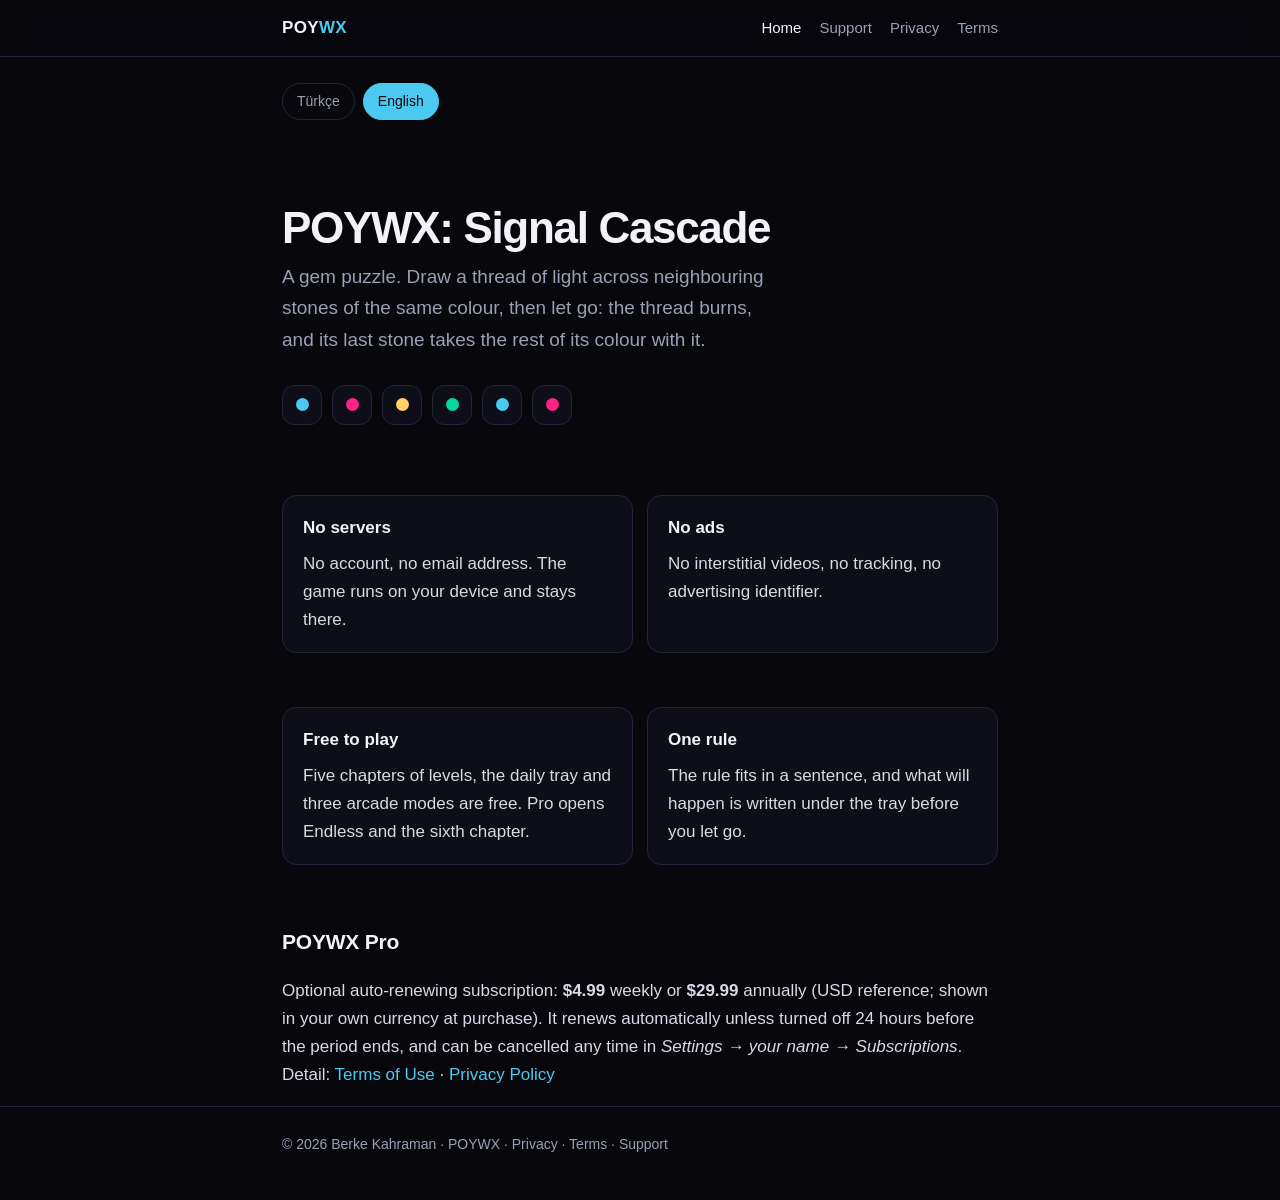
<file: index.html>
<!DOCTYPE html>
<html lang="en">
<head>
<meta charset="utf-8">
<meta name="viewport" content="width=device-width, initial-scale=1">
<title>POYWX: Signal Cascade — thread the gems, watch the colour go</title>
<meta name="description" content="POYWX: Signal Cascade is a gem puzzle for iPhone and iPad. Draw a thread of light across matching stones; the last one takes its whole colour with it. 50 levels, a daily tray everyone shares, and no account, no server, no tracking.">
<link rel="canonical" href="https://berkemd.github.io/poywx/">
<meta name="theme-color" content="#07070c">
<meta property="og:type" content="website">
<meta property="og:site_name" content="POYWX: Signal Cascade">
<meta property="og:title" content="POYWX: Signal Cascade — thread the gems, watch the colour go">
<meta property="og:url" content="https://berkemd.github.io/poywx/">
<meta property="og:description" content="POYWX: Signal Cascade is a gem puzzle for iPhone and iPad. Draw a thread of light across matching stones; the last one takes its whole colour with it. 50 levels, a daily tray everyone shares, and no account, no server, no tracking.">
<meta name="twitter:card" content="summary">
<meta name="twitter:title" content="POYWX: Signal Cascade — thread the gems, watch the colour go">
<meta name="twitter:description" content="POYWX: Signal Cascade is a gem puzzle for iPhone and iPad. Draw a thread of light across matching stones; the last one takes its whole colour with it. 50 levels, a daily tray everyone shares, and no account, no server, no tracking.">
<link rel="stylesheet" href="ortak.css">
<style>
  .hero { padding: 56px 0 18px; }
  .hero h1 { font-size: 44px; letter-spacing: -.03em; }
  .hero .lede { max-width: 46ch; }
  .nodes { display: flex; gap: 10px; margin: 30px 0 6px; flex-wrap: wrap; }
  .node {
    width: 40px; height: 40px; border-radius: 12px;
    border: 1px solid var(--line); background: var(--bg-2);
    display: grid; place-items: center;
  }
  .dot { width: 13px; height: 13px; border-radius: 50%; }
  .grid2 { display: grid; gap: 14px; grid-template-columns: 1fr 1fr; margin: 26px 0; }
  @media (max-width: 560px) { .grid2 { grid-template-columns: 1fr; } .hero h1 { font-size: 32px; } }
</style>
</head>
<body>

<header class="site">
  <div class="wrap">
    <a class="brand" href="index.html">POY<span>WX</span></a>
    <nav>
      <a href="index.html" aria-current="page">Home</a>
      <a href="support.html">Support</a>
      <a href="privacy.html">Privacy</a>
      <a href="terms.html">Terms</a>
    </nav>
  </div>
</header>

<main class="wrap">
  <input class="langradio" type="radio" name="lang" id="tr">
  <input class="langradio" type="radio" name="lang" id="en" checked>

  <div class="langsw" style="margin-top:26px">
    <label for="tr">Türkçe</label>
    <label for="en">English</label>
  </div>

  <!-- ================= TÜRKÇE ================= -->
  <div class="lang lang-tr">
    <section class="hero">
      <h1>POYWX: Signal Cascade</h1>
      <p class="lede">Bir mücevher bulmacası. Aynı renkteki komşu taşların üstünden
      bir ışık ipi çek, sonra bırak: ip yanar ve son taş kendi renginin
      kalanını da götürür.</p>

      <div class="nodes" aria-hidden="true">
        <div class="node"><span class="dot" style="background:var(--a)"></span></div>
        <div class="node"><span class="dot" style="background:var(--b)"></span></div>
        <div class="node"><span class="dot" style="background:var(--c)"></span></div>
        <div class="node"><span class="dot" style="background:var(--ok)"></span></div>
        <div class="node"><span class="dot" style="background:var(--a)"></span></div>
        <div class="node"><span class="dot" style="background:var(--b)"></span></div>
      </div>
    </section>

    <div class="grid2">
      <div class="card">
        <h3>Sunucu yok</h3>
        <p style="margin:0">Hesap açmazsın, e-posta vermezsin. Oyun cihazında
        çalışır ve orada kalır.</p>
      </div>
      <div class="card">
        <h3>Reklam yok</h3>
        <p style="margin:0">Araya giren video yok, izleme yok, reklam kimliği
        yok.</p>
      </div>
      <div class="card">
        <h3>Ücretsiz oynanır</h3>
        <p style="margin:0">Seviyelerin beş bölümü, günlük tepsi ve üç arcade
        modu ücretsizdir. Pro, Endless modunu ve altıncı bölümü açar.</p>
      </div>
      <div class="card">
        <h3>Tek kural</h3>
        <p style="margin:0">Kural bir cümlede anlatılır; ne olacağı, sen
        bırakmadan önce tepsinin altında yazar.</p>
      </div>
    </div>

    <h2>POYWX Pro</h2>
    <p>İsteğe bağlı, otomatik yenilenen abonelik: haftalık <strong>4,99 $</strong>,
    yıllık <strong>29,99 $</strong> (ABD doları referans; satın alma ekranında
    kendi para biriminde gösterilir). Dönem bitiminden 24 saat önce
    kapatılmazsa kendiliğinden yenilenir; <em>Ayarlar → adınız →
    Abonelikler</em>'den her an iptal edilir.
    Ayrıntı: <a href="terms.html">Kullanım Koşulları</a> ·
    <a href="privacy.html">Gizlilik Politikası</a></p>
  </div>

  <!-- ================= ENGLISH ================= -->
  <div class="lang lang-en">
    <section class="hero">
      <h1>POYWX: Signal Cascade</h1>
      <p class="lede">A gem puzzle. Draw a thread of light across neighbouring
      stones of the same colour, then let go: the thread burns, and its last
      stone takes the rest of its colour with it.</p>

      <div class="nodes" aria-hidden="true">
        <div class="node"><span class="dot" style="background:var(--a)"></span></div>
        <div class="node"><span class="dot" style="background:var(--b)"></span></div>
        <div class="node"><span class="dot" style="background:var(--c)"></span></div>
        <div class="node"><span class="dot" style="background:var(--ok)"></span></div>
        <div class="node"><span class="dot" style="background:var(--a)"></span></div>
        <div class="node"><span class="dot" style="background:var(--b)"></span></div>
      </div>
    </section>

    <div class="grid2">
      <div class="card">
        <h3>No servers</h3>
        <p style="margin:0">No account, no email address. The game runs on your
        device and stays there.</p>
      </div>
      <div class="card">
        <h3>No ads</h3>
        <p style="margin:0">No interstitial videos, no tracking, no advertising
        identifier.</p>
      </div>
      <div class="card">
        <h3>Free to play</h3>
        <p style="margin:0">Five chapters of levels, the daily tray and three
        arcade modes are free. Pro opens Endless and the sixth chapter.</p>
      </div>
      <div class="card">
        <h3>One rule</h3>
        <p style="margin:0">The rule fits in a sentence, and what will happen
        is written under the tray before you let go.</p>
      </div>
    </div>

    <h2>POYWX Pro</h2>
    <p>Optional auto-renewing subscription: <strong>$4.99</strong> weekly or
    <strong>$29.99</strong> annually (USD reference; shown in your own currency
    at purchase). It renews automatically unless turned off 24 hours before the
    period ends, and can be cancelled any time in <em>Settings → your name →
    Subscriptions</em>.
    Detail: <a href="terms.html">Terms of Use</a> ·
    <a href="privacy.html">Privacy Policy</a></p>
  </div>
</main>

<footer class="site">
  <div class="wrap">
    © 2026 Berke Kahraman ·
    <a href="index.html">POYWX</a> ·
    <a href="privacy.html">Privacy</a> ·
    <a href="terms.html">Terms</a> ·
    <a href="support.html">Support</a>
  </div>
</footer>

</body>
</html>
</file>
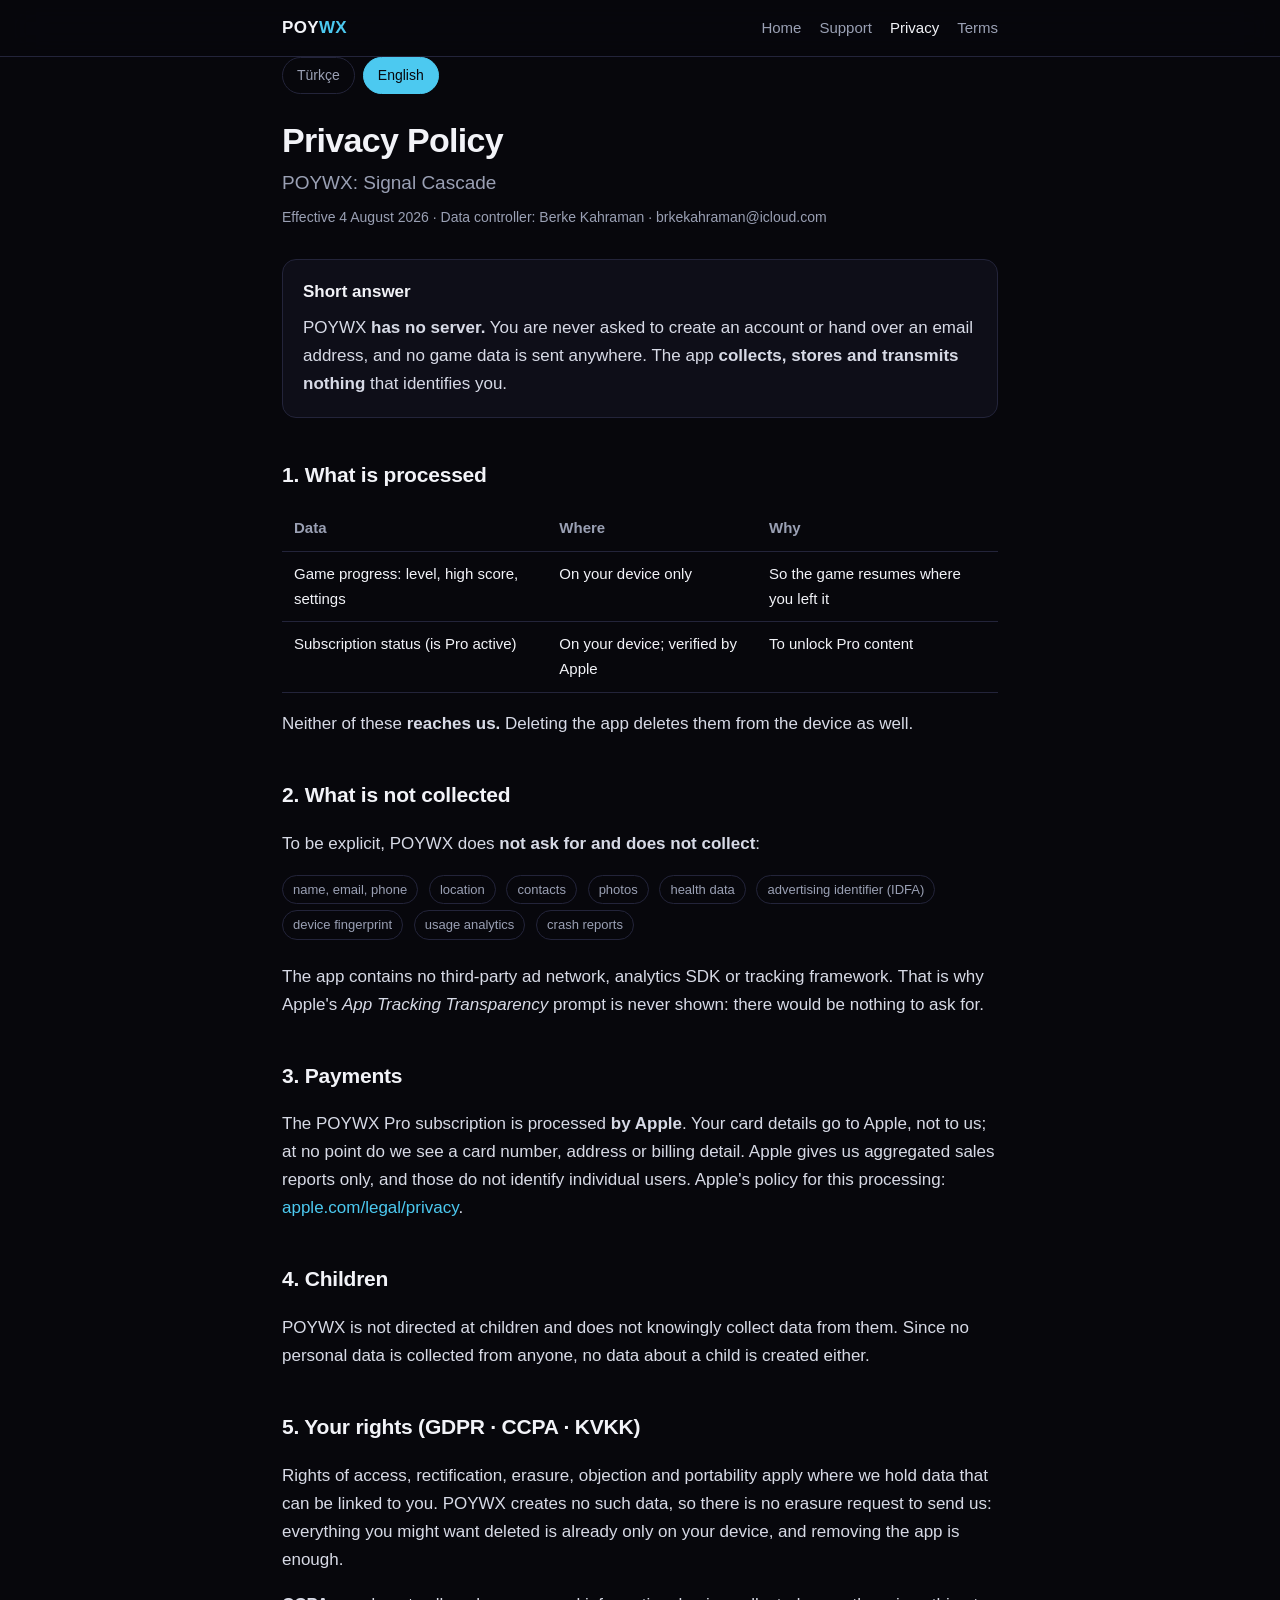
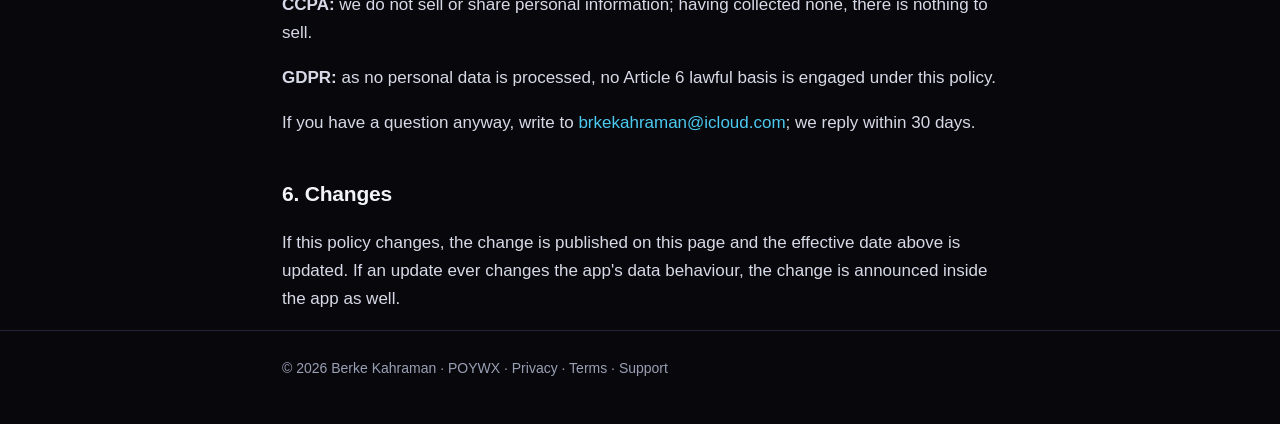
<file: privacy.html>
<!DOCTYPE html>
<html lang="en">
<head>
<meta charset="utf-8">
<meta name="viewport" content="width=device-width, initial-scale=1">
<title>Privacy Policy — POYWX: Signal Cascade</title>
<meta name="description" content="POYWX: Signal Cascade privacy policy. The game has no account, no server and no analytics; nothing you do leaves your device.">
<link rel="canonical" href="https://berkemd.github.io/poywx/privacy.html">
<meta name="theme-color" content="#07070c">
<meta property="og:type" content="website">
<meta property="og:site_name" content="Privacy Policy">
<meta property="og:title" content="Privacy Policy — POYWX: Signal Cascade">
<meta property="og:url" content="https://berkemd.github.io/poywx/privacy.html">
<meta property="og:description" content="POYWX: Signal Cascade privacy policy. The game has no account, no server and no analytics; nothing you do leaves your device.">
<meta name="twitter:card" content="summary">
<meta name="twitter:title" content="Privacy Policy — POYWX: Signal Cascade">
<meta name="twitter:description" content="POYWX: Signal Cascade privacy policy. The game has no account, no server and no analytics; nothing you do leaves your device.">
<link rel="stylesheet" href="ortak.css">
</head>
<body>

<header class="site">
  <div class="wrap">
    <a class="brand" href="index.html">POY<span>WX</span></a>
    <nav>
      <a href="index.html">Home</a>
      <a href="support.html">Support</a>
      <a href="privacy.html" aria-current="page">Privacy</a>
      <a href="terms.html">Terms</a>
    </nav>
  </div>
</header>

<main class="wrap">
  <input class="langradio" type="radio" name="lang" id="tr">
  <input class="langradio" type="radio" name="lang" id="en" checked>

  <div class="langsw">
    <label for="tr">Türkçe</label>
    <label for="en">English</label>
  </div>

  <!-- ================= TÜRKÇE ================= -->
  <div class="lang lang-tr">
    <h1>Gizlilik Politikası</h1>
    <p class="lede">POYWX: Signal Cascade</p>
    <p class="stamp">Yürürlük tarihi: 4 Ağustos 2026 · Veri sorumlusu: Berke Kahraman · brkekahraman@icloud.com</p>

    <div class="card">
      <h3>Kısa cevap</h3>
      <p style="margin:0">POYWX'in <strong>sunucusu yoktur.</strong> Hesap
      açmanız istenmez, e-postanız sorulmaz, oyun verisi hiçbir yere
      gönderilmez. Uygulama sizi tanımlayan hiçbir bilgi <strong>toplamaz,
      saklamaz ve aktarmaz.</strong></p>
    </div>

    <h2>1. Hangi veriler işleniyor</h2>
    <table>
      <tr><th>Veri</th><th>Nerede</th><th>Neden</th></tr>
      <tr>
        <td>Oyun ilerlemesi: seviye, en yüksek skor, ayarlar</td>
        <td>Yalnız cihazınızda</td>
        <td>Oyunun kaldığı yerden devam etmesi için</td>
      </tr>
      <tr>
        <td>Abonelik durumu (Pro açık mı)</td>
        <td>Cihazınızda; doğrulaması Apple'da</td>
        <td>Pro içeriğin açılması için</td>
      </tr>
    </table>
    <p>Bu iki kalem de <strong>bize ulaşmaz.</strong> Uygulamayı silerseniz
    cihazdaki bu veriler de silinir.</p>

    <h2>2. Toplanmayanlar</h2>
    <p>Açıkça belirtmek gerekirse, POYWX şunları <strong>istemez ve
    toplamaz</strong>:</p>
    <p>
      <span class="pill">ad, e-posta, telefon</span>
      <span class="pill">konum</span>
      <span class="pill">rehber</span>
      <span class="pill">fotoğraf</span>
      <span class="pill">sağlık verisi</span>
      <span class="pill">reklam kimliği (IDFA)</span>
      <span class="pill">cihaz parmak izi</span>
      <span class="pill">kullanım analitiği</span>
      <span class="pill">çökme raporu</span>
    </p>
    <p>Uygulamada üçüncü taraf reklam ağı, analitik SDK'sı ya da izleme
    çerçevesi <strong>bulunmaz.</strong> Bu nedenle Apple'ın
    <em>App Tracking Transparency</em> izni hiç istenmez: isteyecek bir sebep
    yoktur.</p>

    <h2>3. Ödemeler</h2>
    <p>POYWX Pro aboneliği <strong>Apple tarafından</strong> işlenir. Kart
    bilgileriniz Apple'a gider, bize gelmez; biz kart numarasını, adresi ya da
    fatura bilgisini hiçbir aşamada görmeyiz. Apple bize yalnız toplulaştırılmış
    satış raporu verir ve bu raporda tek tek kullanıcılar yer almaz. Apple'ın
    bu işleme ilişkin politikası:
    <a href="https://www.apple.com/legal/privacy/">apple.com/legal/privacy</a>.</p>

    <h2>4. Çocuklar</h2>
    <p>POYWX çocuklara yönelik bir uygulama değildir ve çocuklardan bilerek veri
    toplamaz. Zaten hiç kimseden kişisel veri toplanmadığı için, çocuklara ait
    bir veri de oluşmaz.</p>

    <h2>5. Haklarınız (KVKK · GDPR · CCPA)</h2>
    <p>Erişim, düzeltme, silme, işlemeye itiraz ve taşınabilirlik hakları,
    ancak elimizde <em>sizinle ilişkilendirilebilir bir veri varsa</em>
    kullanılabilir. POYWX'te böyle bir veri oluşmadığı için bize
    iletebileceğiniz bir silme talebi de doğmaz: silmek istediğiniz her şey
    zaten yalnız sizin cihazınızdadır ve uygulamayı kaldırmanız yeterlidir.</p>
    <p><strong>CCPA:</strong> Kişisel veri satmıyor ve paylaşmıyoruz; hiç
    toplamadığımız için satacak bir şey yok.</p>
    <p><strong>GDPR:</strong> Kişisel veri işlemediğimizden, bu politika
    kapsamında bir işleme hukuki dayanağı (madde 6) gerekmemektedir.</p>
    <p>Yine de bir sorunuz varsa
    <a href="mailto:brkekahraman@icloud.com">brkekahraman@icloud.com</a>
    adresine yazabilirsiniz; 30 gün içinde yanıtlanır.</p>

    <h2>6. Değişiklikler</h2>
    <p>Politika değişirse bu sayfada yayımlanır ve yukarıdaki yürürlük tarihi
    güncellenir. Uygulamanın veri davranışını değiştiren bir güncelleme
    yapılırsa, değişiklik uygulama içinde de duyurulur.</p>
  </div>

  <!-- ================= ENGLISH ================= -->
  <div class="lang lang-en">
    <h1>Privacy Policy</h1>
    <p class="lede">POYWX: Signal Cascade</p>
    <p class="stamp">Effective 4 August 2026 · Data controller: Berke Kahraman · brkekahraman@icloud.com</p>

    <div class="card">
      <h3>Short answer</h3>
      <p style="margin:0">POYWX <strong>has no server.</strong> You are never
      asked to create an account or hand over an email address, and no game data
      is sent anywhere. The app <strong>collects, stores and transmits
      nothing</strong> that identifies you.</p>
    </div>

    <h2>1. What is processed</h2>
    <table>
      <tr><th>Data</th><th>Where</th><th>Why</th></tr>
      <tr>
        <td>Game progress: level, high score, settings</td>
        <td>On your device only</td>
        <td>So the game resumes where you left it</td>
      </tr>
      <tr>
        <td>Subscription status (is Pro active)</td>
        <td>On your device; verified by Apple</td>
        <td>To unlock Pro content</td>
      </tr>
    </table>
    <p>Neither of these <strong>reaches us.</strong> Deleting the app deletes
    them from the device as well.</p>

    <h2>2. What is not collected</h2>
    <p>To be explicit, POYWX does <strong>not ask for and does not
    collect</strong>:</p>
    <p>
      <span class="pill">name, email, phone</span>
      <span class="pill">location</span>
      <span class="pill">contacts</span>
      <span class="pill">photos</span>
      <span class="pill">health data</span>
      <span class="pill">advertising identifier (IDFA)</span>
      <span class="pill">device fingerprint</span>
      <span class="pill">usage analytics</span>
      <span class="pill">crash reports</span>
    </p>
    <p>The app contains no third-party ad network, analytics SDK or tracking
    framework. That is why Apple's <em>App Tracking Transparency</em> prompt is
    never shown: there would be nothing to ask for.</p>

    <h2>3. Payments</h2>
    <p>The POYWX Pro subscription is processed <strong>by Apple</strong>. Your
    card details go to Apple, not to us; at no point do we see a card number,
    address or billing detail. Apple gives us aggregated sales reports only, and
    those do not identify individual users. Apple's policy for this processing:
    <a href="https://www.apple.com/legal/privacy/">apple.com/legal/privacy</a>.</p>

    <h2>4. Children</h2>
    <p>POYWX is not directed at children and does not knowingly collect data
    from them. Since no personal data is collected from anyone, no data about a
    child is created either.</p>

    <h2>5. Your rights (GDPR · CCPA · KVKK)</h2>
    <p>Rights of access, rectification, erasure, objection and portability apply
    where we hold data that can be linked to you. POYWX creates no such data, so
    there is no erasure request to send us: everything you might want deleted is
    already only on your device, and removing the app is enough.</p>
    <p><strong>CCPA:</strong> we do not sell or share personal information;
    having collected none, there is nothing to sell.</p>
    <p><strong>GDPR:</strong> as no personal data is processed, no Article 6
    lawful basis is engaged under this policy.</p>
    <p>If you have a question anyway, write to
    <a href="mailto:brkekahraman@icloud.com">brkekahraman@icloud.com</a>;
    we reply within 30 days.</p>

    <h2>6. Changes</h2>
    <p>If this policy changes, the change is published on this page and the
    effective date above is updated. If an update ever changes the app's data
    behaviour, the change is announced inside the app as well.</p>
  </div>
</main>

<footer class="site">
  <div class="wrap">
    © 2026 Berke Kahraman ·
    <a href="index.html">POYWX</a> ·
    <a href="privacy.html">Privacy</a> ·
    <a href="terms.html">Terms</a> ·
    <a href="support.html">Support</a>
  </div>
</footer>

</body>
</html>
</file>
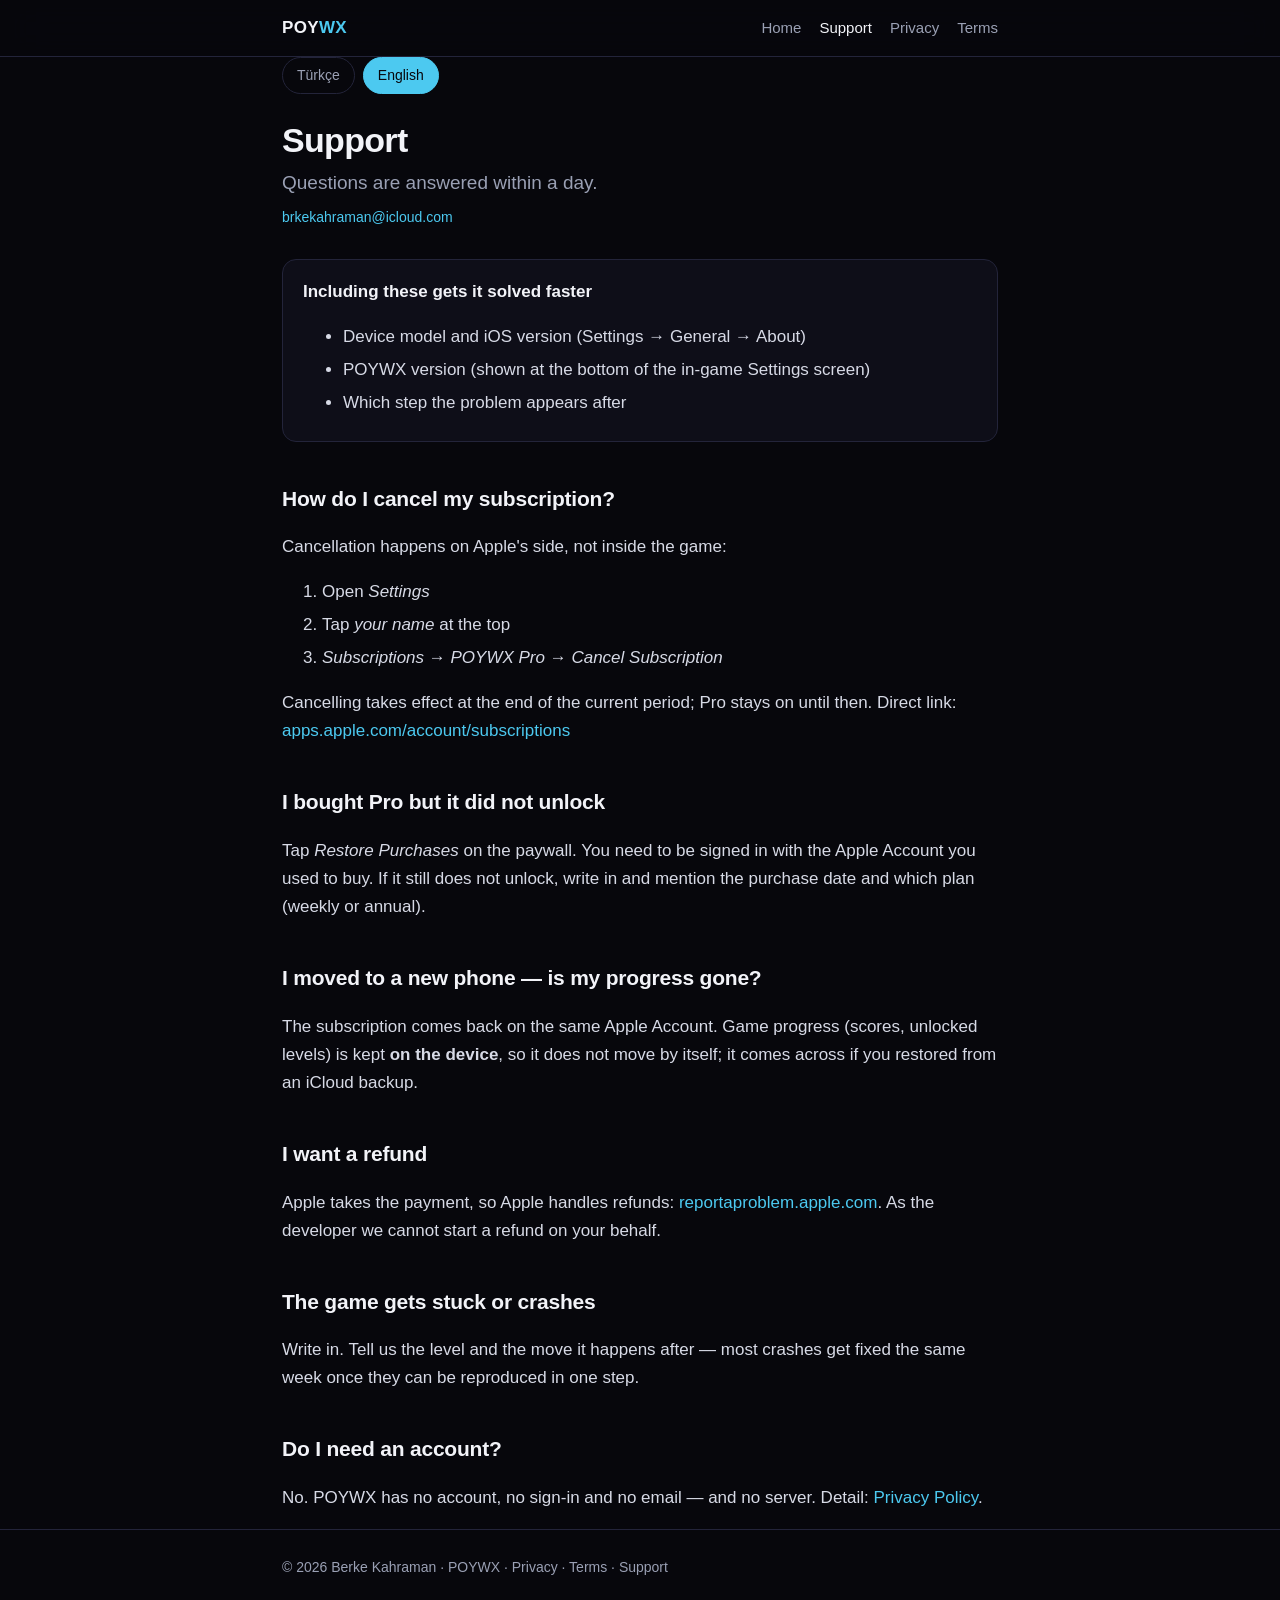
<file: support.html>
<!DOCTYPE html>
<html lang="en">
<head>
<meta charset="utf-8">
<meta name="viewport" content="width=device-width, initial-scale=1">
<title>Support — POYWX: Signal Cascade</title>
<meta name="description" content="POYWX: Signal Cascade support: managing your subscription, restoring purchases, frequently asked questions and how to reach us.">
<link rel="canonical" href="https://berkemd.github.io/poywx/support.html">
<meta name="theme-color" content="#07070c">
<meta property="og:type" content="website">
<meta property="og:site_name" content="Support">
<meta property="og:title" content="Support — POYWX: Signal Cascade">
<meta property="og:url" content="https://berkemd.github.io/poywx/support.html">
<meta property="og:description" content="POYWX: Signal Cascade support: managing your subscription, restoring purchases, frequently asked questions and how to reach us.">
<meta name="twitter:card" content="summary">
<meta name="twitter:title" content="Support — POYWX: Signal Cascade">
<meta name="twitter:description" content="POYWX: Signal Cascade support: managing your subscription, restoring purchases, frequently asked questions and how to reach us.">
<link rel="stylesheet" href="ortak.css">
</head>
<body>

<header class="site">
  <div class="wrap">
    <a class="brand" href="index.html">POY<span>WX</span></a>
    <nav>
      <a href="index.html">Home</a>
      <a href="support.html" aria-current="page">Support</a>
      <a href="privacy.html">Privacy</a>
      <a href="terms.html">Terms</a>
    </nav>
  </div>
</header>

<main class="wrap">
  <input class="langradio" type="radio" name="lang" id="tr">
  <input class="langradio" type="radio" name="lang" id="en" checked>

  <div class="langsw">
    <label for="tr">Türkçe</label>
    <label for="en">English</label>
  </div>

  <!-- ================= TÜRKÇE ================= -->
  <div class="lang lang-tr">
    <h1>Destek</h1>
    <p class="lede">Sorunuz bir günde yanıtlanır.</p>
    <p class="stamp">
      <a href="mailto:brkekahraman@icloud.com?subject=POYWX%20destek">brkekahraman@icloud.com</a>
    </p>

    <div class="card">
      <h3>Yazarken şunları eklerseniz daha hızlı çözülür</h3>
      <ul style="margin-bottom:0">
        <li>Cihaz modeli ve iOS sürümü (Ayarlar → Genel → Hakkında)</li>
        <li>POYWX sürümü (oyun içi Ayarlar ekranının altında yazar)</li>
        <li>Sorunun hangi adımdan sonra çıktığı</li>
      </ul>
    </div>

    <h2>Aboneliğimi nasıl iptal ederim?</h2>
    <p>İptal Apple tarafında yapılır, oyun içinden değil:</p>
    <ol>
      <li><em>Ayarlar</em> uygulamasını açın</li>
      <li>En üstteki <em>adınıza</em> dokunun</li>
      <li><em>Abonelikler</em> → <em>POYWX Pro</em> → <em>Aboneliği İptal Et</em></li>
    </ol>
    <p>İptal, içinde bulunduğunuz dönemin sonunda yürürlüğe girer; o tarihe
    kadar Pro açık kalır. Doğrudan bağlantı:
    <a href="https://apps.apple.com/account/subscriptions">apps.apple.com/account/subscriptions</a></p>

    <h2>Pro'yu satın aldım ama açılmadı</h2>
    <p>Ödeme duvarındaki <em>Satın Alımları Geri Yükle</em> düğmesine dokunun.
    Satın alma sırasında kullandığınız Apple hesabıyla giriş yapmış olmanız
    gerekir. Sorun sürerse yazın: satın alma tarihini ve hangi paketi
    (haftalık/yıllık) aldığınızı belirtin.</p>

    <h2>Yeni telefona geçtim, ilerlemem gitti mi?</h2>
    <p>Abonelik aynı Apple hesabında geri gelir. Oyun ilerlemesi (skor, açılan
    seviyeler) <strong>cihazda</strong> tutulduğu için yeni cihaza kendiliğinden
    taşınmaz; iCloud yedeğinden geri yükleme yaptıysanız gelir.</p>

    <h2>İade istiyorum</h2>
    <p>Tahsilatı Apple yaptığı için iadeyi de Apple işler:
    <a href="https://reportaproblem.apple.com/">reportaproblem.apple.com</a>.
    Geliştirici olarak sizin adınıza iade başlatamayız.</p>

    <h2>Oyun bir yerde takılıyor / çöküyor</h2>
    <p>Yazın. Hangi seviyede ve hangi hamleden sonra olduğunu ekleyin; çoğu
    çökme tek bir adımda tekrarlanabilir olduğunda aynı hafta düzeltiliyor.</p>

    <h2>Hesap açmam gerekiyor mu?</h2>
    <p>Hayır. POYWX'te hesap, giriş ve e-posta yoktur — sunucusu da yoktur.
    Ayrıntı: <a href="privacy.html">Gizlilik Politikası</a>.</p>
  </div>

  <!-- ================= ENGLISH ================= -->
  <div class="lang lang-en">
    <h1>Support</h1>
    <p class="lede">Questions are answered within a day.</p>
    <p class="stamp">
      <a href="mailto:brkekahraman@icloud.com?subject=POYWX%20support">brkekahraman@icloud.com</a>
    </p>

    <div class="card">
      <h3>Including these gets it solved faster</h3>
      <ul style="margin-bottom:0">
        <li>Device model and iOS version (Settings → General → About)</li>
        <li>POYWX version (shown at the bottom of the in-game Settings screen)</li>
        <li>Which step the problem appears after</li>
      </ul>
    </div>

    <h2>How do I cancel my subscription?</h2>
    <p>Cancellation happens on Apple's side, not inside the game:</p>
    <ol>
      <li>Open <em>Settings</em></li>
      <li>Tap <em>your name</em> at the top</li>
      <li><em>Subscriptions</em> → <em>POYWX Pro</em> → <em>Cancel Subscription</em></li>
    </ol>
    <p>Cancelling takes effect at the end of the current period; Pro stays on
    until then. Direct link:
    <a href="https://apps.apple.com/account/subscriptions">apps.apple.com/account/subscriptions</a></p>

    <h2>I bought Pro but it did not unlock</h2>
    <p>Tap <em>Restore Purchases</em> on the paywall. You need to be signed in
    with the Apple Account you used to buy. If it still does not unlock, write
    in and mention the purchase date and which plan (weekly or annual).</p>

    <h2>I moved to a new phone — is my progress gone?</h2>
    <p>The subscription comes back on the same Apple Account. Game progress
    (scores, unlocked levels) is kept <strong>on the device</strong>, so it does
    not move by itself; it comes across if you restored from an iCloud backup.</p>

    <h2>I want a refund</h2>
    <p>Apple takes the payment, so Apple handles refunds:
    <a href="https://reportaproblem.apple.com/">reportaproblem.apple.com</a>.
    As the developer we cannot start a refund on your behalf.</p>

    <h2>The game gets stuck or crashes</h2>
    <p>Write in. Tell us the level and the move it happens after — most crashes
    get fixed the same week once they can be reproduced in one step.</p>

    <h2>Do I need an account?</h2>
    <p>No. POYWX has no account, no sign-in and no email — and no server.
    Detail: <a href="privacy.html">Privacy Policy</a>.</p>
  </div>
</main>

<footer class="site">
  <div class="wrap">
    © 2026 Berke Kahraman ·
    <a href="index.html">POYWX</a> ·
    <a href="privacy.html">Privacy</a> ·
    <a href="terms.html">Terms</a> ·
    <a href="support.html">Support</a>
  </div>
</footer>

</body>
</html>
</file>
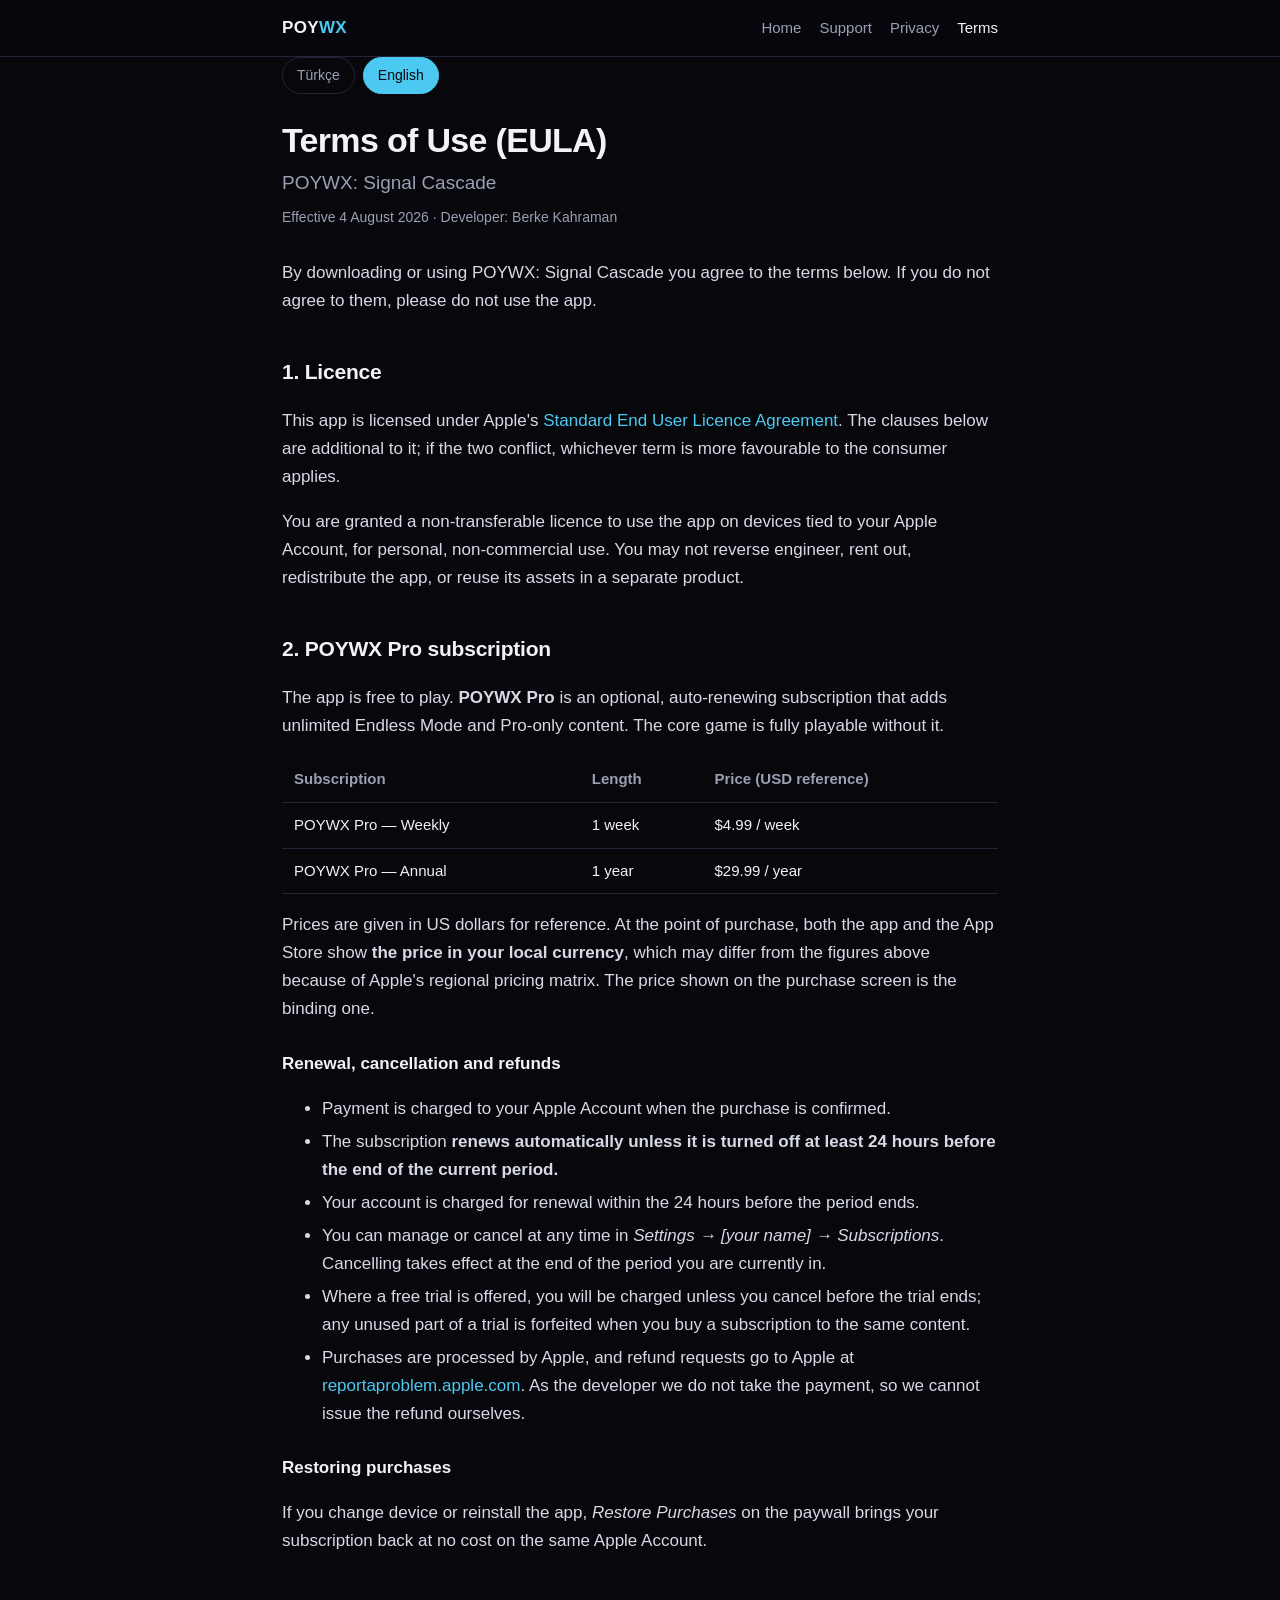
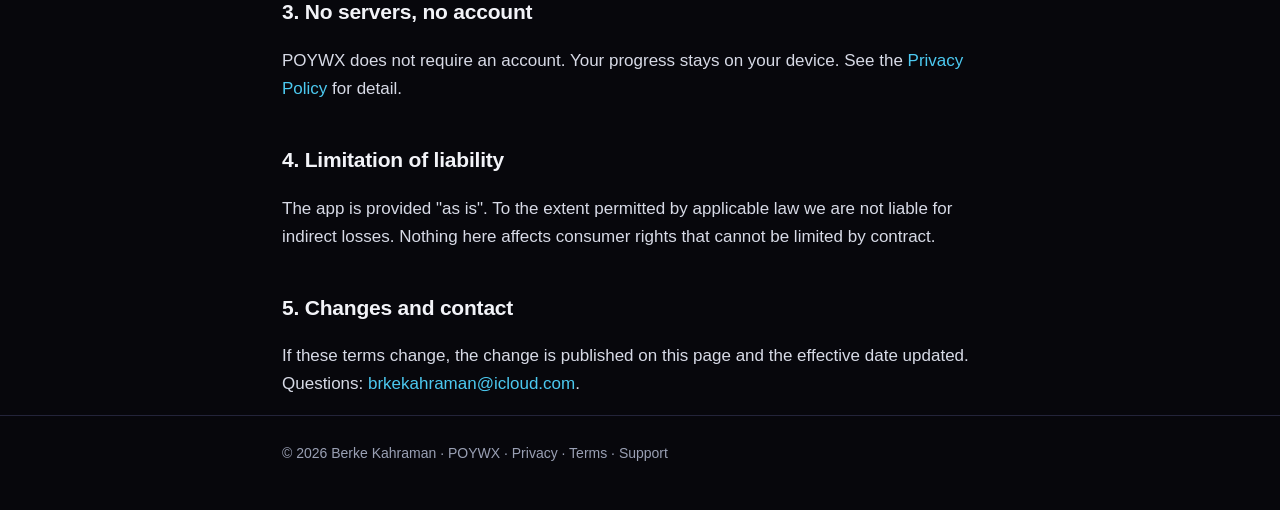
<file: terms.html>
<!DOCTYPE html>
<html lang="en">
<head>
<meta charset="utf-8">
<meta name="viewport" content="width=device-width, initial-scale=1">
<title>Terms & Subscription — POYWX: Signal Cascade</title>
<meta name="description" content="POYWX: Signal Cascade terms of use and subscription terms: POYWX Pro pricing, renewal, cancellation and the Apple Standard EULA.">
<link rel="canonical" href="https://berkemd.github.io/poywx/terms.html">
<meta name="theme-color" content="#07070c">
<meta property="og:type" content="website">
<meta property="og:site_name" content="Terms & Subscription">
<meta property="og:title" content="Terms & Subscription — POYWX: Signal Cascade">
<meta property="og:url" content="https://berkemd.github.io/poywx/terms.html">
<meta property="og:description" content="POYWX: Signal Cascade terms of use and subscription terms: POYWX Pro pricing, renewal, cancellation and the Apple Standard EULA.">
<meta name="twitter:card" content="summary">
<meta name="twitter:title" content="Terms & Subscription — POYWX: Signal Cascade">
<meta name="twitter:description" content="POYWX: Signal Cascade terms of use and subscription terms: POYWX Pro pricing, renewal, cancellation and the Apple Standard EULA.">
<link rel="stylesheet" href="ortak.css">
</head>
<body>

<header class="site">
  <div class="wrap">
    <a class="brand" href="index.html">POY<span>WX</span></a>
    <nav>
      <a href="index.html">Home</a>
      <a href="support.html">Support</a>
      <a href="privacy.html">Privacy</a>
      <a href="terms.html" aria-current="page">Terms</a>
    </nav>
  </div>
</header>

<main class="wrap">
  <input class="langradio" type="radio" name="lang" id="tr">
  <input class="langradio" type="radio" name="lang" id="en" checked>

  <div class="langsw">
    <label for="tr">Türkçe</label>
    <label for="en">English</label>
  </div>

  <!-- ================= TÜRKÇE ================= -->
  <div class="lang lang-tr">
    <h1>Kullanım Koşulları (EULA)</h1>
    <p class="lede">POYWX: Signal Cascade</p>
    <p class="stamp">Yürürlük tarihi: 4 Ağustos 2026 · Geliştirici: Berke Kahraman</p>

    <p>POYWX: Signal Cascade uygulamasını indirerek ya da kullanarak aşağıdaki
    koşulları kabul etmiş olursunuz. Bu koşulları kabul etmiyorsanız uygulamayı
    kullanmayın.</p>

    <h2>1. Lisans</h2>
    <p>Bu uygulama, Apple'ın <a href="https://www.apple.com/legal/internet-services/itunes/dev/stdeula/">Standart
    Son Kullanıcı Lisans Sözleşmesi</a> (Standard EULA) koşullarıyla lisanslanır.
    Aşağıdaki maddeler o sözleşmeye ektir; bir çelişki hâlinde tüketici lehine
    olan hüküm uygulanır.</p>
    <p>Size, uygulamayı Apple hesabınıza bağlı cihazlarda kişisel ve ticari
    olmayan amaçla kullanmanız için devredilemez bir lisans verilir. Uygulamayı
    kaynak koda dönüştüremez, kiralayamaz, yeniden dağıtamaz ya da içindeki
    varlıkları ayrı bir üründe kullanamazsınız.</p>

    <h2>2. POYWX Pro aboneliği</h2>
    <p>Uygulama ücretsiz oynanır. <strong>POYWX Pro</strong>, sınırsız Endless
    Mode ve Pro'ya özel içerik ekleyen isteğe bağlı, otomatik yenilenen bir
    aboneliktir. Temel oyun abonelik olmadan tam olarak oynanabilir.</p>

    <table>
      <tr><th>Abonelik</th><th>Süre</th><th>Fiyat (ABD doları referans)</th></tr>
      <tr><td>POYWX Pro — Haftalık</td><td>1 hafta</td><td>4,99 $ / hafta</td></tr>
      <tr><td>POYWX Pro — Yıllık</td><td>1 yıl</td><td>29,99 $ / yıl</td></tr>
    </table>

    <p>Fiyatlar ABD doları üzerinden referans olarak verilmiştir. Ödemeyi
    yaparken uygulama içinde ve App Store'da <strong>kendi ülkenizin para
    biriminde geçerli fiyat</strong> gösterilir; Apple'ın bölgesel fiyat matrisi
    nedeniyle bu tutar yukarıdakinden farklı olabilir. Bağlayıcı olan, satın
    alma ekranında gördüğünüz fiyattır.</p>

    <h3>Yenilenme, iptal ve iade</h3>
    <ul>
      <li>Ödeme, satın alma onaylandığında Apple hesabınızdan tahsil edilir.</li>
      <li>Abonelik, <strong>dönem bitiminden en az 24 saat önce kapatılmadığı
      sürece kendiliğinden yenilenir.</strong></li>
      <li>Yenileme ücreti, dönemin bitmesine 24 saat kalan süre içinde tahsil edilir.</li>
      <li>Aboneliğinizi <em>Ayarlar → [adınız] → Abonelikler</em> yolundan
      istediğiniz an yönetebilir ya da kapatabilirsiniz. Kapatma, o an içinde
      bulunduğunuz dönemin sonunda yürürlüğe girer.</li>
      <li>Ücretsiz deneme sunulduğu durumlarda, deneme bitmeden aboneliği
      kapatmazsanız ücret tahsil edilir; denemenin kullanılmayan kısmı, aynı
      içerik için bir abonelik satın alındığında kaybolur.</li>
      <li>Satın almalar Apple tarafından işlenir; iade talepleri de
      <a href="https://reportaproblem.apple.com/">reportaproblem.apple.com</a>
      üzerinden Apple'a iletilir. Geliştirici olarak tahsilat yapmadığımız için
      iadeyi doğrudan gerçekleştiremeyiz.</li>
    </ul>

    <h3>Satın alımları geri yükleme</h3>
    <p>Cihaz değiştirdiğinizde ya da uygulamayı yeniden kurduğunuzda, ödeme
    duvarındaki <em>Satın Alımları Geri Yükle</em> ile aboneliğiniz aynı Apple
    hesabında ücretsiz olarak geri gelir.</p>

    <h2>3. Sunucu yok, hesap yok</h2>
    <p>POYWX'i kullanmak için hesap açmanız gerekmez. Oyun ilerlemeniz
    cihazınızda tutulur. Ayrıntı için <a href="privacy.html">Gizlilik
    Politikası</a>.</p>

    <h2>4. Sorumluluğun sınırı</h2>
    <p>Uygulama "olduğu gibi" sunulur. Yürürlükteki hukukun izin verdiği ölçüde,
    dolaylı zararlardan sorumlu tutulamayız. Bu madde, tüketici mevzuatının size
    tanıdığı ve sözleşmeyle sınırlanamayan hakları etkilemez.</p>

    <h2>5. Değişiklikler ve iletişim</h2>
    <p>Bu koşullar değişirse, değişiklik bu sayfada yayımlanır ve yürürlük
    tarihi güncellenir. Soru ve talepleriniz için:
    <a href="mailto:brkekahraman@icloud.com">brkekahraman@icloud.com</a>.</p>
  </div>

  <!-- ================= ENGLISH ================= -->
  <div class="lang lang-en">
    <h1>Terms of Use (EULA)</h1>
    <p class="lede">POYWX: Signal Cascade</p>
    <p class="stamp">Effective 4 August 2026 · Developer: Berke Kahraman</p>

    <p>By downloading or using POYWX: Signal Cascade you agree to the terms
    below. If you do not agree to them, please do not use the app.</p>

    <h2>1. Licence</h2>
    <p>This app is licensed under Apple's
    <a href="https://www.apple.com/legal/internet-services/itunes/dev/stdeula/">Standard
    End User Licence Agreement</a>. The clauses below are additional to it; if
    the two conflict, whichever term is more favourable to the consumer applies.</p>
    <p>You are granted a non-transferable licence to use the app on devices tied
    to your Apple Account, for personal, non-commercial use. You may not reverse
    engineer, rent out, redistribute the app, or reuse its assets in a separate
    product.</p>

    <h2>2. POYWX Pro subscription</h2>
    <p>The app is free to play. <strong>POYWX Pro</strong> is an optional,
    auto-renewing subscription that adds unlimited Endless Mode and Pro-only
    content. The core game is fully playable without it.</p>

    <table>
      <tr><th>Subscription</th><th>Length</th><th>Price (USD reference)</th></tr>
      <tr><td>POYWX Pro — Weekly</td><td>1 week</td><td>$4.99 / week</td></tr>
      <tr><td>POYWX Pro — Annual</td><td>1 year</td><td>$29.99 / year</td></tr>
    </table>

    <p>Prices are given in US dollars for reference. At the point of purchase,
    both the app and the App Store show <strong>the price in your local
    currency</strong>, which may differ from the figures above because of
    Apple's regional pricing matrix. The price shown on the purchase screen is
    the binding one.</p>

    <h3>Renewal, cancellation and refunds</h3>
    <ul>
      <li>Payment is charged to your Apple Account when the purchase is confirmed.</li>
      <li>The subscription <strong>renews automatically unless it is turned off
      at least 24 hours before the end of the current period.</strong></li>
      <li>Your account is charged for renewal within the 24 hours before the
      period ends.</li>
      <li>You can manage or cancel at any time in <em>Settings → [your name] →
      Subscriptions</em>. Cancelling takes effect at the end of the period you
      are currently in.</li>
      <li>Where a free trial is offered, you will be charged unless you cancel
      before the trial ends; any unused part of a trial is forfeited when you
      buy a subscription to the same content.</li>
      <li>Purchases are processed by Apple, and refund requests go to Apple at
      <a href="https://reportaproblem.apple.com/">reportaproblem.apple.com</a>.
      As the developer we do not take the payment, so we cannot issue the refund
      ourselves.</li>
    </ul>

    <h3>Restoring purchases</h3>
    <p>If you change device or reinstall the app, <em>Restore Purchases</em> on
    the paywall brings your subscription back at no cost on the same Apple
    Account.</p>

    <h2>3. No servers, no account</h2>
    <p>POYWX does not require an account. Your progress stays on your device.
    See the <a href="privacy.html">Privacy Policy</a> for detail.</p>

    <h2>4. Limitation of liability</h2>
    <p>The app is provided "as is". To the extent permitted by applicable law we
    are not liable for indirect losses. Nothing here affects consumer rights
    that cannot be limited by contract.</p>

    <h2>5. Changes and contact</h2>
    <p>If these terms change, the change is published on this page and the
    effective date updated. Questions:
    <a href="mailto:brkekahraman@icloud.com">brkekahraman@icloud.com</a>.</p>
  </div>
</main>

<footer class="site">
  <div class="wrap">
    © 2026 Berke Kahraman ·
    <a href="index.html">POYWX</a> ·
    <a href="privacy.html">Privacy</a> ·
    <a href="terms.html">Terms</a> ·
    <a href="support.html">Support</a>
  </div>
</footer>

</body>
</html>
</file>
<file: ortak.css>
/* POYWX — ortak stil.
   Tek dosya, harici istek yok: yazı tipi sistem yığınından, görsel yok.
   Sebebi sadece hız değil — gizlilik sayfasının kendisi üçüncü taraf
   bir sunucuya istek atarsa, sayfanın yazdığı şey yanlış olur. */

:root {
  --bg: #07070c;
  --bg-2: #0e0e18;
  --ink: #f2f3f8;
  --ink-2: #9aa0b4;
  --line: #23243a;
  --a: #4cc9f0;   /* sinyal mavisi */
  --b: #f72585;   /* kaskad pembesi */
  --c: #ffd166;   /* eşleşme sarısı */
  --ok: #06d6a0;
}

* { box-sizing: border-box; }

html { -webkit-text-size-adjust: 100%; }

body {
  margin: 0;
  background: var(--bg);
  color: var(--ink);
  font: 400 17px/1.65 -apple-system, BlinkMacSystemFont, "SF Pro Text",
        "Segoe UI", Roboto, Helvetica, Arial, sans-serif;
  -webkit-font-smoothing: antialiased;
}

a { color: var(--a); text-decoration: none; }
a:hover { text-decoration: underline; }

.wrap { max-width: 760px; margin: 0 auto; padding: 0 22px; }

header.site {
  border-bottom: 1px solid var(--line);
  background: rgba(7, 7, 12, 0.72);
  backdrop-filter: saturate(180%) blur(20px);
  -webkit-backdrop-filter: saturate(180%) blur(20px);
  position: sticky; top: 0; z-index: 10;
}
header.site .wrap {
  display: flex; align-items: center; gap: 18px;
  height: 56px;
}
.brand { font-weight: 700; letter-spacing: .02em; color: var(--ink); }
.brand span { color: var(--a); }
header.site nav { margin-left: auto; display: flex; gap: 18px; font-size: 15px; }
header.site nav a { color: var(--ink-2); }
header.site nav a:hover, header.site nav a[aria-current="page"] { color: var(--ink); text-decoration: none; }

main { padding: 44px 0 80px; }

h1 { font-size: 34px; line-height: 1.2; letter-spacing: -.02em; margin: 0 0 6px; }
h2 { font-size: 21px; letter-spacing: -.01em; margin: 40px 0 10px; }
h3 { font-size: 17px; margin: 26px 0 8px; }
p, li { color: #d7dae6; }
li { margin: 5px 0; }
.lede { font-size: 19px; color: var(--ink-2); margin: 0 0 8px; }
.stamp { color: var(--ink-2); font-size: 14px; margin: 0 0 30px; }

.card {
  background: var(--bg-2);
  border: 1px solid var(--line);
  border-radius: 14px;
  padding: 18px 20px;
  margin: 20px 0;
}
.card h3 { margin-top: 0; }

table { border-collapse: collapse; width: 100%; margin: 14px 0; font-size: 15px; }
th, td { text-align: left; padding: 10px 12px; border-bottom: 1px solid var(--line); vertical-align: top; }
th { color: var(--ink-2); font-weight: 600; }

.pill {
  display: inline-block; font-size: 13px; padding: 3px 10px; border-radius: 999px;
  border: 1px solid var(--line); color: var(--ink-2); margin: 0 6px 6px 0;
}

footer.site {
  border-top: 1px solid var(--line);
  padding: 26px 0 44px;
  color: var(--ink-2);
  font-size: 14px;
}
footer.site a { color: var(--ink-2); }

/* İki dil: sayfa tek, içerik iki. Sekme JS'siz çalışsın diye gizli radyo. */
.langsw { display: flex; gap: 8px; margin: 0 0 26px; }
.langsw label {
  cursor: pointer; font-size: 14px; padding: 6px 14px;
  border: 1px solid var(--line); border-radius: 999px; color: var(--ink-2);
}
input.langradio { position: absolute; opacity: 0; pointer-events: none; }
#tr:checked ~ .langsw label[for="tr"],
#en:checked ~ .langsw label[for="en"] { color: var(--bg); background: var(--a); border-color: var(--a); }
.lang { display: none; }
#tr:checked ~ .lang-tr, #en:checked ~ .lang-en { display: block; }

@media (max-width: 560px) {
  h1 { font-size: 28px; }
  body { font-size: 16px; }
  header.site nav { gap: 12px; font-size: 14px; }
}
</file>
